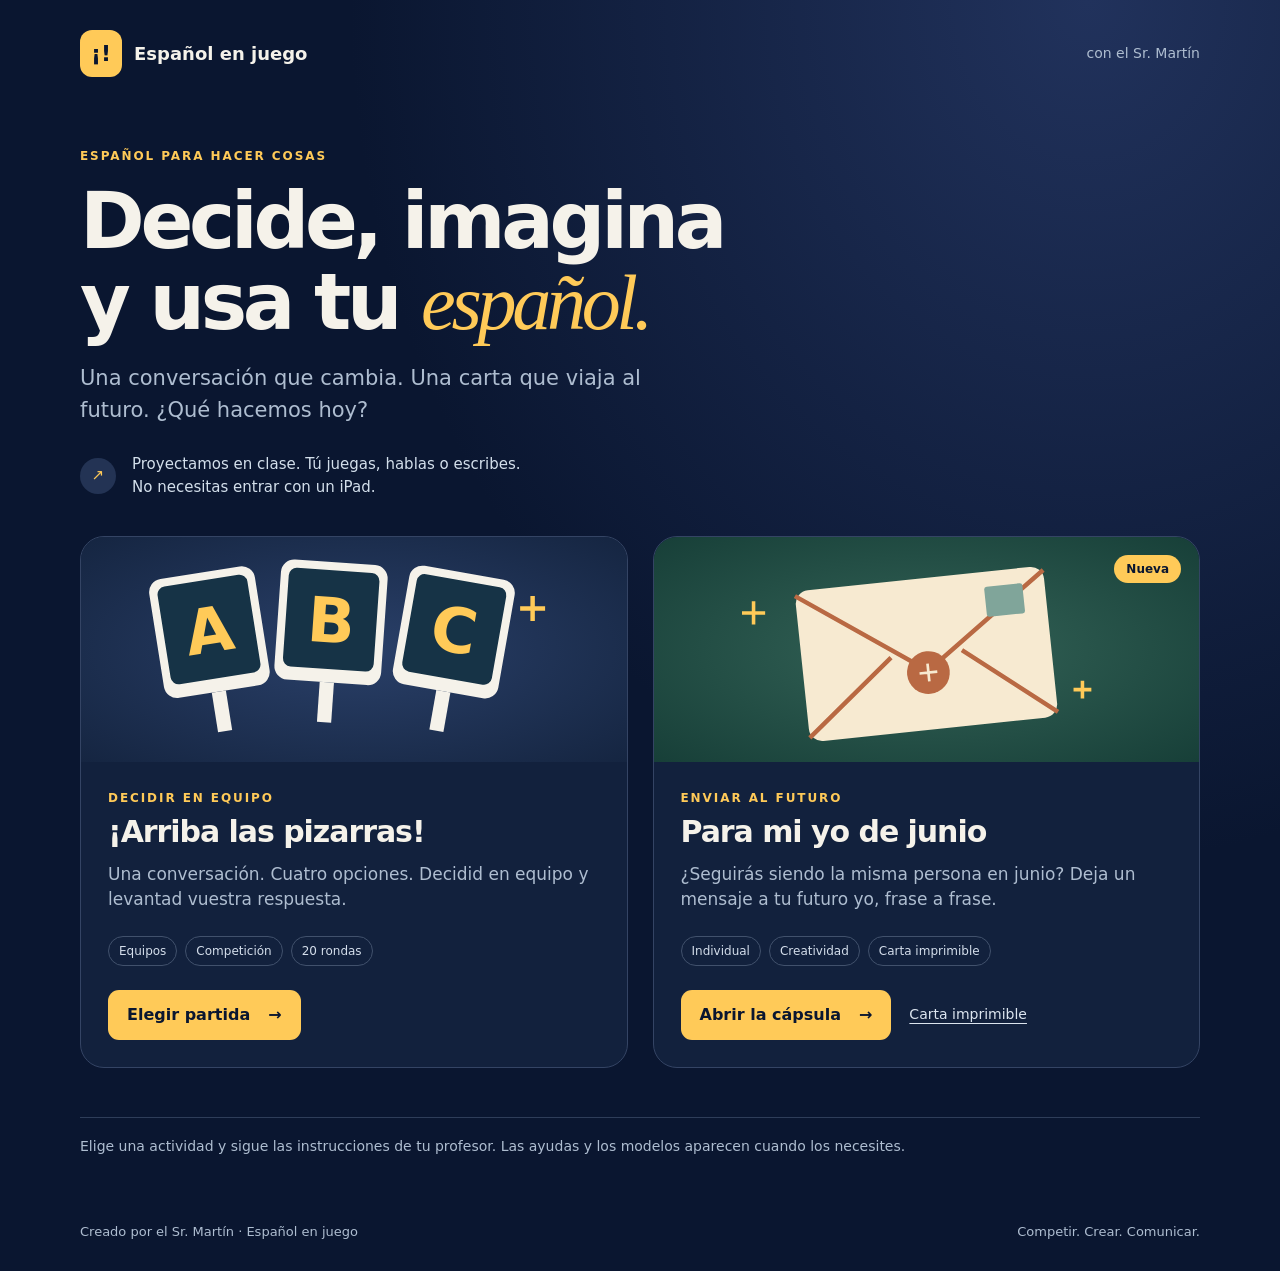
<file: index.html>
<!doctype html>
<html lang="es"><head><meta charset="utf-8"><meta name="viewport" content="width=device-width,initial-scale=1"><meta name="description" content="Actividades de español para proyectar en clase: juegos por equipos, decisiones y proyectos creativos con el Sr. Martín."><title>Español en juego · con el Sr. Martín</title>
<style>
:root{color-scheme:dark;--bg:#0a1630;--ink:#f5f2ea;--muted:#aebdd0;--gold:#ffca58}*{box-sizing:border-box}body{margin:0;background:radial-gradient(ellipse at 85% 0,#21325c 0,transparent 48%),var(--bg);font-family:system-ui,sans-serif;color:var(--ink);line-height:1.5}a{color:inherit}a:focus-visible{outline:3px solid var(--gold);outline-offset:5px}main,header,footer{max-width:1180px;margin:auto;padding-left:30px;padding-right:30px}header{display:flex;justify-content:space-between;align-items:center;padding-top:30px;padding-bottom:20px;gap:20px}.brand{font-weight:750;font-size:18px;display:flex;align-items:center;gap:12px}.mark{background:var(--gold);color:var(--bg);padding:7px 11px;border-radius:12px;font-size:22px}.credit{color:var(--muted);font-size:14px}.hero{padding:46px 0 38px}.eyebrow{color:var(--gold);font-size:12px;font-weight:750;letter-spacing:.16em;text-transform:uppercase}h1{font-size:clamp(44px,6.5vw,78px);line-height:1.04;letter-spacing:-.055em;margin:14px 0 20px}h1 em{font-family:Georgia,serif;color:var(--gold);font-weight:400}.intro{font-size:21px;color:var(--muted);margin:0;max-width:630px}.participate{display:flex;gap:16px;align-items:center;margin-top:27px;font-size:15px;color:#d3dfeb}.participate span:first-child{height:36px;width:36px;display:grid;place-items:center;background:#233354;border-radius:50%;color:var(--gold)}.cards{display:grid;grid-template-columns:1fr 1fr;gap:25px;padding-bottom:35px}.card{border:1px solid #344464;border-radius:24px;overflow:hidden;background:#12213d;display:flex;flex-direction:column}.visual{height:225px;position:relative;display:grid;place-items:center;background:radial-gradient(ellipse at center,#2a4069,#152541)}.visual svg{height:205px;max-width:90%;width:100%}.letter .visual{background:radial-gradient(ellipse at center,#346357,#173f38)}.badge{position:absolute;top:18px;right:18px;background:var(--gold);color:var(--bg);border-radius:30px;padding:5px 12px;font-size:12px;font-weight:750}.copy{padding:27px;display:flex;flex-direction:column;flex:1}.copy h2{font-size:30px;letter-spacing:-.035em;line-height:1.15;margin:8px 0 12px}.copy p{color:var(--muted);font-size:17px;margin:0 0 23px}.tags{display:flex;flex-wrap:wrap;gap:8px;margin-bottom:24px}.tags span{border:1px solid #41516c;padding:5px 10px;font-size:12px;border-radius:30px;color:#d4deeb}.actions{margin-top:auto;display:flex;align-items:center;gap:18px;flex-wrap:wrap}.button{display:inline-flex;gap:18px;align-items:center;background:var(--gold);color:var(--bg);text-decoration:none;font-weight:750;padding:13px 19px;border-radius:11px}.button:hover{background:#ffdb87}.print-link{font-size:14px;color:#dce5ef;text-underline-offset:4px}.note{font-size:14px;color:var(--muted);padding:18px 0 35px;border-top:1px solid #2e3d59}footer{padding-top:16px;padding-bottom:30px;color:var(--muted);font-size:13px;display:flex;justify-content:space-between;gap:14px;flex-wrap:wrap}@media(max-width:700px){main,header,footer{padding-left:20px;padding-right:20px}.cards{grid-template-columns:1fr}.hero{padding-top:25px}.intro{font-size:18px}.visual{height:195px}.visual svg{height:180px}.credit{max-width:100px;text-align:right}.copy{padding:23px}}
</style></head><body>
<header><div class="brand"><span class="mark" aria-hidden="true">¡!</span><span>Español en juego</span></div><span class="credit">con el Sr. Martín</span></header>
<main><section class="hero"><span class="eyebrow">ESPAÑOL PARA HACER COSAS</span><h1>Decide, imagina<br>y usa tu <em>español.</em></h1><p class="intro">Una conversación que cambia. Una carta que viaja al futuro. ¿Qué hacemos hoy?</p><div class="participate"><span aria-hidden="true">↗</span><span>Proyectamos en clase. Tú juegas, hablas o escribes.<br>No necesitas entrar con un iPad.</span></div></section>
<section class="cards" aria-label="Elige una actividad">
<article class="card"><div class="visual" aria-hidden="true"><svg viewBox="0 0 520 230" xmlns="http://www.w3.org/2000/svg"><g transform="translate(38 28) rotate(-9 60 65)"><rect width="120" height="135" rx="15" fill="#f5f2ea"/><rect x="9" y="9" width="102" height="111" rx="9" fill="#163346"/><text x="60" y="90" text-anchor="middle" font-family="system-ui" font-size="70" font-weight="700" fill="#ffca58">A</text><path d="M60 135v45" stroke="#f5f2ea" stroke-width="16"/></g><g transform="translate(175 17) rotate(4 60 65)"><rect width="120" height="135" rx="15" fill="#f5f2ea"/><rect x="9" y="9" width="102" height="111" rx="9" fill="#163346"/><text x="60" y="90" text-anchor="middle" font-family="system-ui" font-size="70" font-weight="700" fill="#ffca58">B</text><path d="M60 135v45" stroke="#f5f2ea" stroke-width="16"/></g><g transform="translate(313 28) rotate(10 60 65)"><rect width="120" height="135" rx="15" fill="#f5f2ea"/><rect x="9" y="9" width="102" height="111" rx="9" fill="#163346"/><text x="60" y="90" text-anchor="middle" font-family="system-ui" font-size="70" font-weight="700" fill="#ffca58">C</text><path d="M60 135v45" stroke="#f5f2ea" stroke-width="16"/></g><path d="M461 55v28m-14-14h28" stroke="#ffca58" stroke-width="5"/></svg></div><div class="copy"><span class="eyebrow">DECIDIR EN EQUIPO</span><h2>¡Arriba las pizarras!</h2><p>Una conversación. Cuatro opciones. Decidid en equipo y levantad vuestra respuesta.</p><div class="tags"><span>Equipos</span><span>Competición</span><span>20 rondas</span></div><div class="actions"><a class="button" href="arriba-las-pizarras.html">Elegir partida <span aria-hidden="true">→</span></a></div></div></article>
<article class="card letter"><div class="visual"><span class="badge">Nueva</span><svg aria-hidden="true" viewBox="0 0 520 230" xmlns="http://www.w3.org/2000/svg"><g transform="translate(120 35) rotate(-6 140 85)"><rect width="280" height="170" rx="15" fill="#f7ead1"/><path d="M0 5l140 99L280 5M0 165l100-80m180 80L180 85" fill="none" stroke="#b96943" stroke-width="5"/><circle cx="140" cy="106" r="24" fill="#b96943"/><path d="M130 106h20m-10-10v20" stroke="#f7ead1" stroke-width="3"/><rect x="212" y="17" width="43" height="34" rx="3" fill="#80a59a"/></g><path d="M66 61v26m-13-13h26M435 150v20m-10-10h20" stroke="#ffca58" stroke-width="4"/></svg></div><div class="copy"><span class="eyebrow">ENVIAR AL FUTURO</span><h2>Para mi yo de junio</h2><p>¿Seguirás siendo la misma persona en junio? Deja un mensaje a tu futuro yo, frase a frase.</p><div class="tags"><span>Individual</span><span>Creatividad</span><span>Carta imprimible</span></div><div class="actions"><a class="button" href="para-mi-yo-de-junio.html">Abrir la cápsula <span aria-hidden="true">→</span></a><a class="print-link" href="para-mi-yo-de-junio.html?imprimir=1">Carta imprimible</a></div></div></article>
</section><p class="note">Elige una actividad y sigue las instrucciones de tu profesor. Las ayudas y los modelos aparecen cuando los necesites.</p></main>
<footer><span>Creado por el Sr. Martín · Español en juego</span><span>Competir. Crear. Comunicar.</span></footer>
</body></html>
</file>
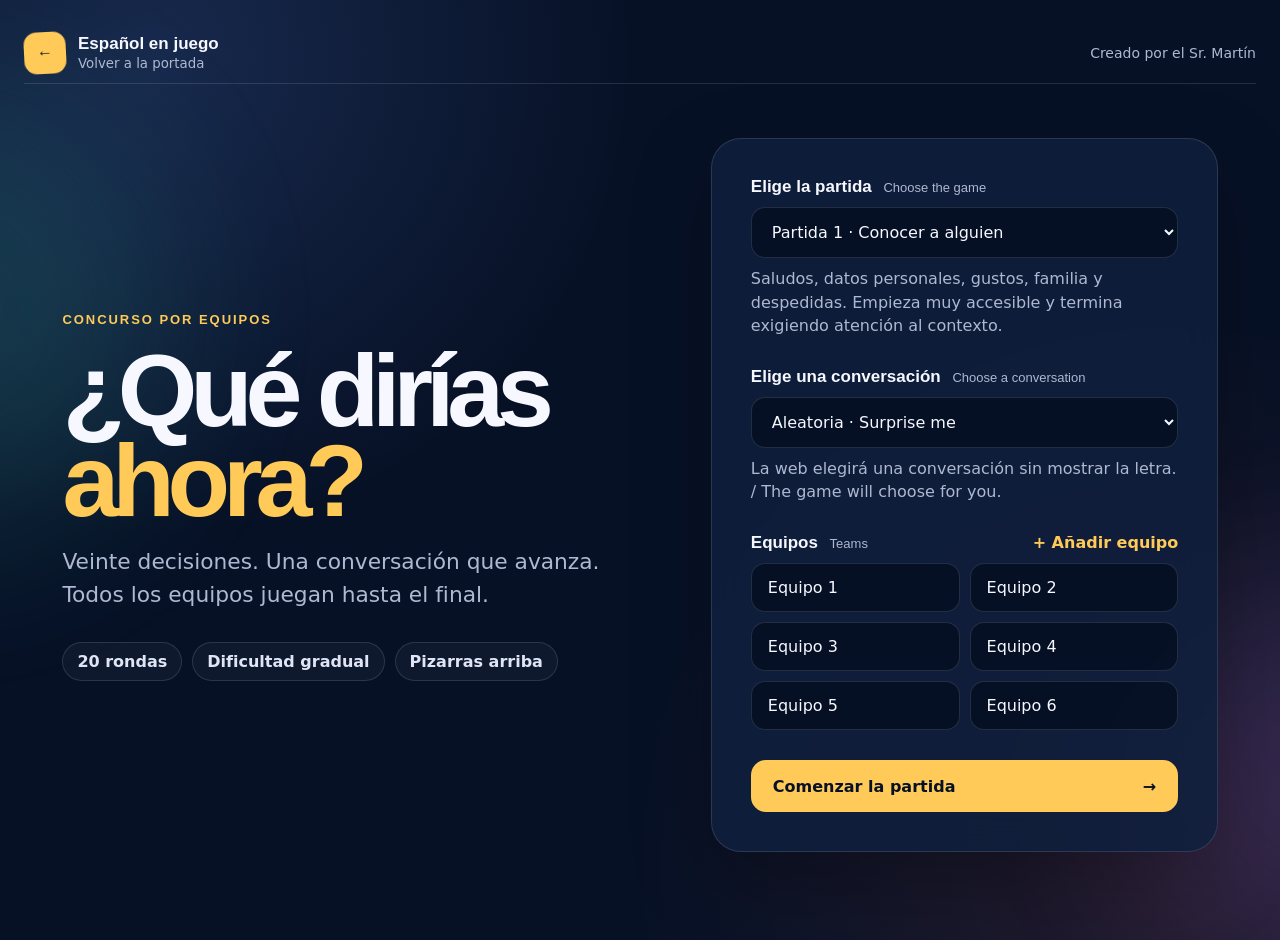
<file: arriba-las-pizarras.html>
<!doctype html>
<html lang="es">
<head>
  <meta charset="utf-8">
  <meta name="viewport" content="width=device-width, initial-scale=1">
  <meta name="description" content="Concurso de conversaciones guiadas para TY Spanish.">
  <title>¡Arriba las pizarras! · Español en juego</title>
  <link rel="icon" type="image/svg+xml" href="data:image/svg+xml,%3Csvg xmlns='http://www.w3.org/2000/svg' viewBox='0 0 64 64'%3E%3Crect width='64' height='64' rx='14' fill='%230a1630'/%3E%3Cpath d='M14 17h36v24H32l-11 8v-8h-7z' fill='%23ffca58'/%3E%3Cpath d='M24 27h16M24 33h10' stroke='%230a1630' stroke-width='4' stroke-linecap='round'/%3E%3C/svg%3E">
  <link rel="stylesheet" href="css/styles.css">
</head>
<body>
  <div class="ambient ambient-one"></div>
  <div class="ambient ambient-two"></div>

  <main class="app-shell">
    <header class="topbar">
      <a class="brand" href="index.html" aria-label="Volver a Español en juego">
        <span class="brand-mark">←</span>
        <span><strong>Español en juego</strong><small>Volver a la portada</small></span>
      </a>
      <div class="credit">Creado por el Sr. Martín</div>
    </header>
    <section id="setupScreen" class="screen setup-screen">
      <div class="setup-copy">
        <span class="eyebrow">CONCURSO POR EQUIPOS</span>
        <h1>¿Qué dirías<br><em>ahora?</em></h1>
        <p>Veinte decisiones. Una conversación que avanza. Todos los equipos juegan hasta el final.</p>
        <div class="rule-row" aria-label="Reglas principales">
          <span>20 rondas</span><span>Dificultad gradual</span><span>Pizarras arriba</span>
        </div>
      </div>

      <form id="setupForm" class="setup-panel">
        <div class="field-group">
          <label for="topicSelect">Elige la partida <small>Choose the game</small></label>
          <select id="topicSelect" required></select>
          <p id="topicDescription" class="field-note"></p>
        </div>

        <div class="field-group variant-group">
          <label for="variantSelect">Elige una conversación <small>Choose a conversation</small></label>
          <select id="variantSelect" required></select>
          <p id="variantDescription" class="field-note"></p>
        </div>

        <div class="field-group">
          <div class="field-heading">
            <label>Equipos <small>Teams</small></label>
            <button id="addTeamBtn" class="text-button" type="button">+ Añadir equipo</button>
          </div>
          <div id="teamInputs" class="team-inputs"></div>
        </div>

        <button class="primary-button" type="submit">Comenzar la partida <span>→</span></button>
      </form>
    </section>

    <section id="gameScreen" class="screen game-screen" hidden>
      <div class="game-header">
        <div>
          <span id="topicLabel" class="eyebrow"></span>
          <h2 id="sceneLabel"></h2>
        </div>
        <div class="round-cluster">
          <div class="round-number"><span>RONDA</span><strong id="roundNumber">1</strong><small>/20</small></div>
          <div class="point-value"><span id="pointValue">+1</span> punto</div>
        </div>
      </div>

      <div class="progress-track" aria-label="Progreso de la partida"><span id="progressBar"></span></div>

      <div class="game-layout">
        <article class="question-card">
          <div id="contextBox" class="context-box"></div>
          <div class="dialogue-box">
            <span id="speakerBadge" class="speaker-badge"></span>
            <p id="promptText" class="prompt-text"></p>
            <p id="promptEnglish" class="prompt-english"></p>
          </div>
          <div id="optionsGrid" class="options-grid"></div>

          <div id="revealPanel" class="reveal-panel" hidden>
            <div><span>RESPUESTA</span><strong id="correctAnswer"></strong></div>
            <p id="explanationText"></p>
          </div>

          <div class="question-actions">
            <div id="timer" class="timer" aria-live="polite"><span id="timerValue">30</span><small>segundos</small></div>
            <button id="timerBtn" class="secondary-button" type="button">Iniciar tiempo</button>
            <button id="boardsBtn" class="primary-button" type="button">¡Arriba las respuestas!</button>
            <button id="revealBtn" class="secondary-button reveal-button" type="button" disabled>Revelar respuesta</button>
          </div>
        </article>

        <aside class="score-panel">
          <div class="score-heading">
            <div><span class="eyebrow">MARCADOR</span><h3>¿Quién acertó?</h3></div>
            <span class="score-hint">Pulsa los equipos correctos</span>
          </div>
          <div id="scoreTeams" class="score-teams"></div>
          <button id="nextBtn" class="next-button" type="button" disabled>Sumar y continuar <span>→</span></button>
        </aside>
      </div>
    </section>

    <section id="reviewScreen" class="screen review-screen" hidden>
      <div class="review-header">
        <div>
          <span class="eyebrow">LO QUE NOS LLEVAMOS · TAKE-AWAY</span>
          <h2 id="reviewTitle">Repaso final</h2>
          <p id="reviewSubtitle"></p>
        </div>
        <div class="review-timer"><strong id="reviewTimerValue">05:00</strong><button id="reviewTimerBtn" class="secondary-button" type="button">Iniciar 5 minutos</button></div>
      </div>

      <div class="review-grid">
        <article class="review-card phrases-card">
          <span class="card-number">01</span>
          <h3>Expresiones útiles <small>Useful expressions</small></h3>
          <ul id="reviewPhrases"></ul>
        </article>
        <article class="review-card structures-card">
          <span class="card-number">02</span>
          <h3>Estructuras clave <small>Key structures</small></h3>
          <ul id="reviewStructures"></ul>
        </article>
        <article class="review-card task-card core-card">
          <span class="level-pill">CORE</span>
          <h3>Tu tarea</h3>
          <p id="coreTask"></p>
        </article>
        <article class="review-card task-card challenge-card">
          <span class="level-pill">CHALLENGE</span>
          <h3>¿Quieres más?</h3>
          <p id="challengeTask"></p>
        </article>
      </div>

      <div class="review-actions">
        <button id="newGameBtn" class="primary-button" type="button">Nueva partida <span>↻</span></button>
      </div>
    </section>
  </main>

  <dialog id="leaderboardDialog" class="leaderboard-dialog">
    <div class="dialog-inner">
      <div id="celebration" class="celebration" hidden>
        <div class="confetti" aria-hidden="true"><i></i><i></i><i></i><i></i><i></i><i></i><i></i><i></i><i></i><i></i><i></i><i></i></div>
        <span class="winner-star">★</span>
        <p id="winnerLabel">CAMPEONES DE LA CONVERSACIÓN</p>
        <strong id="winnerName"></strong>
      </div>
      <span id="leaderboardKicker" class="eyebrow">CLASIFICACIÓN</span>
      <h2 id="leaderboardTitle">Así va la partida</h2>
      <div id="leaderboardList" class="leaderboard-list"></div>
      <button id="continueBtn" class="primary-button" type="button">Continuar <span>→</span></button>
    </div>
  </dialog>

  <script src="js/app.js" defer></script>
</body>
</html>
</file>
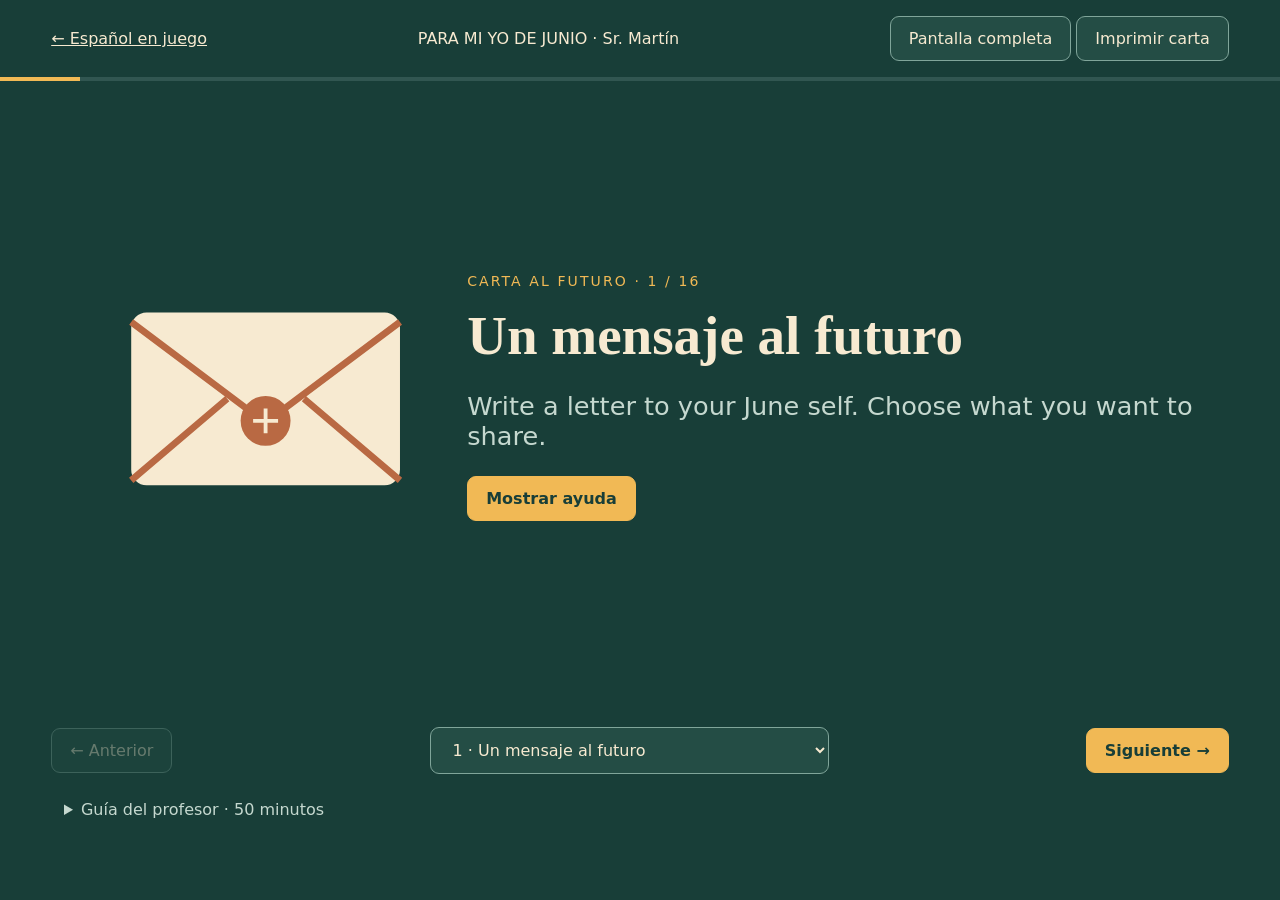
<file: para-mi-yo-de-junio.html>
<!doctype html>
<html lang="es"><head><meta charset="utf-8"><meta name="viewport" content="width=device-width,initial-scale=1"><title>Para mi yo de junio · TY Spanish</title>
<style>
:root{color-scheme:dark;--ink:#f7ead1;--green:#183e38;--gold:#f1b955}*{box-sizing:border-box}body{margin:0;background:var(--green);color:var(--ink);font-family:system-ui,sans-serif}header,footer{padding:16px 4vw;display:flex;gap:12px;align-items:center;justify-content:space-between;flex-wrap:wrap}a{color:inherit}button,select{font:inherit;padding:12px 18px;border:1px solid #80a59a;border-radius:9px;background:#244d45;color:var(--ink);cursor:pointer}button:focus-visible,a:focus-visible,select:focus-visible{outline:3px solid var(--gold);outline-offset:4px}button:disabled{opacity:.35;cursor:default}.primary{background:var(--gold);color:#183e38;border-color:var(--gold);font-weight:700}.layout{min-height:70vh;display:grid;grid-template-columns:35% 65%;padding:2vh 5vw;align-items:center}.art svg{width:100%;max-height:52vh}.eyebrow{font-size:14px;letter-spacing:.15em;text-transform:uppercase;color:var(--gold)}h1{font-family:Georgia,serif;font-size:clamp(32px,4.3vw,68px);line-height:1.08;margin:16px 0}#instruction{font-size:clamp(18px,2vw,28px);color:#c5d8cf}#model{font-size:clamp(24px,3.1vw,48px);line-height:1.25;background:#244d45;padding:20px;border-left:4px solid var(--gold);margin:22px 0}#hint{font-size:clamp(18px,1.6vw,24px);line-height:1.5;max-width:850px}.bank{display:flex;flex-wrap:wrap;gap:10px;margin-top:18px}.chip{background:#f7ead1;color:#183e38;padding:10px 14px;border-radius:8px;font-size:clamp(17px,1.45vw,22px)}[hidden]{display:none!important}#progress{height:4px;background:#315651}#bar{height:100%;background:var(--gold);width:0}#printSheet{display:none}details{margin:10px 5vw 25px;color:#c5d8cf;max-width:1000px}details p{line-height:1.6}select{max-width:45vw}.tip{font-size:14px}#count{font-variant-numeric:tabular-nums}.paper-lines{background:repeating-linear-gradient(to bottom,transparent 0,transparent 8mm,#aab1ab 8mm,#aab1ab 8.2mm);height:158mm;margin-top:4mm}.stamp{border:2px dashed #526e65;padding:8px;float:right;text-align:center;font-size:12px}
@media(max-width:750px){.layout{grid-template-columns:1fr}.art svg{max-height:22vh}header{align-items:flex-start}select{max-width:90vw}footer{position:static}h1{margin-top:8px}}
@page{size:A4;margin:15mm}
@media print{html,body{background:white!important;color:#183e38!important;color-scheme:light}body> :not(#printSheet){display:none!important}#printSheet{display:block;font-family:Georgia,serif}#printSheet h1{font-size:30pt;margin:10mm 0 3mm}#printSheet p{font-size:12pt}.paper-footer{margin-top:5mm;font-size:10pt;border-top:1px solid #526e65;padding-top:4mm}}
</style></head><body>
<header><a href="index.html">← Español en juego</a><span>PARA MI YO DE JUNIO · Sr. Martín</span><div><button id="fullscreen">Pantalla completa</button> <button id="print">Imprimir carta</button></div></header>
<div id="progress" aria-hidden="true"><div id="bar"></div></div>
<main class="layout"><div class="art" id="art" aria-hidden="true"></div><section aria-live="polite"><span class="eyebrow" id="count"></span><h1 id="title"></h1><p id="instruction" lang="en"></p><p id="hint" lang="en" hidden></p><div id="model" hidden></div><div class="bank" id="bank" hidden></div><p class="tip" id="own" lang="en" hidden>Your own idea is always welcome. Write on your letter, not on this screen.</p><button class="primary" id="reveal">Mostrar ayuda</button></section></main>
<footer><button id="prev">← Anterior</button><select id="jump" aria-label="Elegir pantalla"></select><button class="primary" id="next">Siguiente →</button></footer>
<details><summary>Guía del profesor · 50 minutos</summary><p>0–5: presenta el sobre y reparte la carta. 5–35: avanza a ritmo del grupo, con pausas para recordar el verbo antes de revelar el modelo. Pantallas 2 y 5: explicación breve; la frase aparece en la pantalla siguiente. Pueden escribir en su cuaderno si lo prefieren. 35–42: leer y mejorar una frase; intercambio opcional de una frase y una pregunta. 42–50: firmar, doblar y guardar hasta junio. No es necesario completar todas las ampliaciones. Las pantallas «Mi queja oficial» y «Una predicción muy seria» son opcionales: basta una frase en cada una, o ninguna. Humor sobre situaciones, sin nombres ni ataques personales. Las predicciones son bromas imaginarias. La pregunta sobre elegir TY admite cualquier respuesta honesta, sin presión para valorarlo positivamente. Acepta objetivos sencillos y evita pedir información íntima. La carta se escribe en papel y no se introduce en la web.</p><p>Controles: flechas izquierda/derecha para cambiar de pantalla; espacio para revelar u ocultar la ayuda. Las ayudas comienzan ocultas en cada pantalla. La impresión genera una carta A4 en blanco. Para imprimir sin cabeceras del navegador, desactiva “Headers and footers” en el diálogo de impresión.</p></details>
<section id="printSheet"><div class="stamp">CORREO AL FUTURO<br>ABRIR EN JUNIO</div><p>TY SPANISH · OCTUBRE 2026</p><h1>Para mi yo de junio</h1><p>Nombre: ______________________________ Fecha: ______________</p><p>Hola, __________________ de junio:</p><div class="paper-lines"></div><p>______________________________,</p><p>Firma: ______________________________</p><div class="paper-footer">Dobla tu carta y escribe fuera «Abrir en junio». · Fold your letter and write “Open in June” on the outside.</div></section>
<script>
const steps=[["Un mensaje al futuro","Write a letter to your June self. Choose what you want to share.","Hola, ______ de junio.","","envelope",[]],["Tu edad","How do we express age in Spanish?","","In Spanish we use TENER for age: literally, ‘I have … years’.","birthday",[]],["Ahora mismo…","Write your age today.","Ahora tengo ______ años.","","birthday",[]],["Tu lugar","Where do you live?","Vivo en ______.","Vivir = to live. You can name your town or country.","home",[]],["Tu personalidad","How would you describe yourself?","","Use SER to describe your personality. With yo, SER becomes SOY. Some adjectives change: tranquilo / tranquila. Others stay the same: sociable.","mirror",[]],["Así soy yo","Choose two words, or use your own idea.","Soy ______ y ______.","","mirror",["tranquilo/a · calm","divertido/a · fun","tímido/a · shy","sociable · sociable","creativo/a · creative","curioso/a · curious","amable · kind","responsable · responsible"]],["Lo que disfruto","Pick something you like doing.","Me gusta ______.","After me gusta, use an infinitive: escuchar, jugar, leer…","music",["escuchar música · listen to music","jugar al fútbol · play football","dibujar · draw","ver series · watch series","cocinar · cook","leer · read","jugar a videojuegos · play video games"]],["¿Por qué?","Add a reason to your previous sentence.","…porque ______.","","music",["es divertido · it is fun","es interesante · it is interesting","me ayuda a desconectar · it helps me switch off","me hace feliz · it makes me happy","puedo estar con mis amigos · I can be with my friends"]],["Una pequeña sorpresa","Add something your June self should remember.","También me gusta ______. / Se me da bien ______.","Se me da bien = I am good at. Choose one sentence, or both.","star",["ayudar a los demás · help others","hacer fotos · take photos","bailar · dance","resolver problemas · solve problems","organizar cosas · organise things"]],["Un reto de ahora","Choose something you would like to get better at. Keep it as light as you like.","A veces me cuesta ______.","Me cuesta + infinitive = I find it difficult to…","mountain",["hablar español · speak Spanish","organizarme · get organised","hablar delante de la clase · speak in front of the class","recordar vocabulario · remember vocabulary"]],["Mi queja oficial (opcional)","A tiny school-life complaint. Keep it playful: complain about a situation, not a person.","No soporto ______.","No soporto = I can't stand. Choose ONE, invent your own, or skip this part. No names or personal attacks.","alarm",["madrugar · getting up early","los lunes · Mondays","las colas del comedor · the canteen queues","tener hambre antes del recreo · being hungry before break","el calor en la clase de español · the heat in Spanish class"]],["Una misión para este año","What do you want to do before June?","Este año quiero ______.","Quiero + infinitive. One achievable goal is enough.","rocket",["hablar con más confianza · speak more confidently","aprender a cocinar · learn to cook","probar algo nuevo · try something new","usar más español · use more Spanish","participar más · take part more"]],["Una esperanza","What are you hoping for?","En junio espero ______.","Espero + infinitive. Your own idea is welcome.","sun",["sentirme más seguro/a · feel more confident","tener buenos recuerdos · have good memories","haber aprendido algo nuevo · have learned something new","seguir disfrutando del español · keep enjoying Spanish"]],["Una predicción muy seria… (opcional)","June is far away. Some things may NEVER change. Choose a silly prediction — or invent one.","Seguro que en junio ______.","Seguro que = I'm sure that. These are imaginary predictions, not facts about the school. Choose ONE or skip. You can add this to your letter.","sandwich",["el bocadillo de pollo seguirá teniendo una sola lonchita de pollo · the chicken sandwich will still have just one tiny slice of chicken","en la clase de español seguirá haciendo calor y el ventilador dará cada vez más pena · Spanish class will still be hot and the fan will look more and more pathetic","las gaviotas del astro sabrán usar los contenedores mejor que nosotros · the seagulls on the astro will know how to use the bins better than we do"]],["Una pregunta para junio","Ask your future self a question.","______","Choose one, or write a different question. TY is optional: a yes, a no or a mixed answer in June are all valid.","envelope",["¿Te arrepientes de haber elegido TY? · Do you regret choosing TY?","¿Volverías a elegir TY? · Would you choose TY again?","¿Todavía te gusta…? · Do you still like…?","¿Qué has aprendido? · What have you learned?","¿Has probado algo nuevo? · Have you tried something new?","¿Cómo estás? · How are you?"]],["Firma y cierra","Read your letter. Improve one sentence. Then sign it, fold it and seal it.","¡Hasta junio! / Un abrazo, ______.","Optional: share ONE sentence with a partner. Ask a question or say ¡Qué interesante!","envelope",[]]],shapes={"envelope":"<rect x=\"70\" y=\"90\" width=\"280\" height=\"180\" rx=\"16\" fill=\"#f7ead1\"/><path d=\"M70 100l140 105 140-105M70 265l100-85m180 85-100-85\" fill=\"none\" stroke=\"#b96943\" stroke-width=\"7\"/><circle cx=\"210\" cy=\"203\" r=\"26\" fill=\"#b96943\"/><path d=\"M197 203h26m-13-13v26\" stroke=\"#f7ead1\" stroke-width=\"4\"/>","birthday":"<path d=\"M110 200h200v95H110z\" fill=\"#f7ead1\"/><path d=\"M110 200q25 35 50 0q25 35 50 0q25 35 50 0q25 35 50 0\" fill=\"#cf795b\"/><path d=\"M170 200v-65m80 65v-65\" stroke=\"#f7ead1\" stroke-width=\"12\"/><path d=\"M170 120q-25-22 0-45q25 23 0 45m80 0q-25-22 0-45q25 23 0 45\" fill=\"#f1b955\"/>","home":"<path d=\"M75 170L210 65l135 105\" fill=\"none\" stroke=\"#f1b955\" stroke-width=\"18\" stroke-linejoin=\"round\"/><path d=\"M100 160v145h220V160\" fill=\"#f7ead1\"/><path d=\"M185 305v-90h55v90\" fill=\"#b96943\"/><rect x=\"125\" y=\"190\" width=\"35\" height=\"45\" fill=\"#315651\"/>","mirror":"<rect x=\"115\" y=\"40\" width=\"190\" height=\"265\" rx=\"90\" fill=\"#f7ead1\"/><rect x=\"130\" y=\"55\" width=\"160\" height=\"235\" rx=\"80\" fill=\"#80a59a\"/><circle cx=\"210\" cy=\"140\" r=\"44\" fill=\"#315651\"/><path d=\"M150 265q0-95 60-95t60 95\" fill=\"#315651\"/><path d=\"M165 85l65 65\" stroke=\"#f7ead1\" stroke-width=\"8\" opacity=\".4\"/>","music":"<path d=\"M110 220v-55a100 100 0 01200 0v55\" fill=\"none\" stroke=\"#f7ead1\" stroke-width=\"20\"/><rect x=\"90\" y=\"160\" width=\"55\" height=\"110\" rx=\"22\" fill=\"#f1b955\"/><rect x=\"275\" y=\"160\" width=\"55\" height=\"110\" rx=\"22\" fill=\"#f1b955\"/><path d=\"M205 190v65m0-65 45-10v65\" stroke=\"#f7ead1\" stroke-width=\"8\"/><ellipse cx=\"190\" cy=\"255\" rx=\"18\" ry=\"12\" fill=\"#f7ead1\"/><ellipse cx=\"235\" cy=\"245\" rx=\"18\" ry=\"12\" fill=\"#f7ead1\"/>","star":"<path d=\"M210 55l43 85 95 14-69 67 16 95-85-45-85 45 16-95-69-67 95-14z\" fill=\"#f1b955\"/><path d=\"M185 195l20 20 40-45\" stroke=\"#315651\" stroke-width=\"10\" fill=\"none\"/>","mountain":"<path d=\"M35 300L170 85l75 125 45-80 95 170z\" fill=\"#80a59a\"/><path d=\"M130 150l40-65 40 65-40-15z\" fill=\"#f7ead1\"/><path d=\"M160 290l25-45-10-30 30-35\" stroke=\"#f1b955\" stroke-width=\"9\" fill=\"none\"/>","rocket":"<path d=\"M210 50q90 70 50 190H160q-40-120 50-190\" fill=\"#f7ead1\"/><circle cx=\"210\" cy=\"140\" r=\"30\" fill=\"#80a59a\"/><path d=\"M160 190l-45 65 50-15m95-50 45 65-50-15\" fill=\"#f1b955\"/><path d=\"M180 250l30 70 30-70\" fill=\"#cf795b\"/>","sun":"<circle cx=\"210\" cy=\"170\" r=\"70\" fill=\"#f1b955\"/><path d=\"M210 45v35m0 180v35M85 170h35m180 0h35M120 80l25 25m130 130 25 25M120 260l25-25m130-130 25-25\" stroke=\"#f7ead1\" stroke-width=\"9\" stroke-linecap=\"round\"/><path d=\"M60 300h300\" stroke=\"#80a59a\" stroke-width=\"12\"/>","alarm":"<circle cx=\"210\" cy=\"180\" r=\"95\" fill=\"#f7ead1\"/><circle cx=\"210\" cy=\"180\" r=\"77\" fill=\"#80a59a\"/><path d=\"M210 125v60l40 25M130 80l-35 35m195-35 35 35M145 270l-20 35m150-35 20 35\" stroke=\"#f1b955\" stroke-width=\"14\" stroke-linecap=\"round\" fill=\"none\"/><path d=\"M95 70q35-45 65-5m100 0q35-40 65 5\" stroke=\"#f7ead1\" stroke-width=\"20\" fill=\"none\"/>","sandwich":"<path d=\"M65 155q5-80 145-80t145 80z\" fill=\"#f1b955\"/><path d=\"M65 230h290q-5 65-145 65T65 230\" fill=\"#f1b955\"/><path d=\"M65 178l35 10 35-10 35 10 35-10 35 10 35-10 35 10 45-10\" stroke=\"#80a59a\" stroke-width=\"10\" fill=\"none\"/><rect x=\"192\" y=\"205\" width=\"36\" height=\"5\" rx=\"2\" fill=\"#f7ead1\"/><path d=\"M275 205l45-25\" stroke=\"#f7ead1\" stroke-width=\"3\"/><text x=\"290\" y=\"164\" font-family=\"system-ui\" font-size=\"20\" fill=\"#f7ead1\">¿Pollo?</text>"};
let current=0,visible=false;
const el=id=>document.getElementById(id);
steps.forEach((s,i)=>{const o=document.createElement('option');o.value=i;o.textContent=(i+1)+' · '+s[0];el('jump').append(o)});
function show(){const s=steps[current];visible=false;el('count').textContent='CARTA AL FUTURO · '+(current+1)+' / '+steps.length;el('title').textContent=s[0];el('instruction').textContent=s[1];el('model').textContent=s[2];el('hint').textContent=s[3];el('bank').replaceChildren();s[5].forEach(t=>{const b=document.createElement('span');b.className='chip';b.textContent=t;el('bank').append(b)});el('art').innerHTML='<svg viewBox="0 0 420 350" xmlns="http://www.w3.org/2000/svg">'+shapes[s[4]]+'</svg>';el('jump').value=current;el('prev').disabled=current===0;el('next').disabled=current===steps.length-1;el('bar').style.width=((current+1)/steps.length*100)+'%';toggle(false)}
function toggle(value){visible=value;const s=steps[current];el('model').hidden=!visible||!s[2];el('hint').hidden=!visible||!s[3];el('bank').hidden=!visible||!s[5].length;el('own').hidden=!visible||!s[5].length;el('reveal').textContent=visible?'Ocultar ayuda':'Mostrar ayuda';el('reveal').setAttribute('aria-expanded',String(visible))}
function move(delta){current=Math.max(0,Math.min(steps.length-1,current+delta));show()}
el('prev').onclick=()=>move(-1);el('next').onclick=()=>move(1);el('jump').onchange=e=>{current=Number(e.target.value);show()};el('reveal').onclick=()=>toggle(!visible);el('print').onclick=()=>window.print();
el('fullscreen').onclick=async()=>{try{if(document.fullscreenElement)await document.exitFullscreen();else await document.documentElement.requestFullscreen()}catch{el('fullscreen').textContent='Usa el modo de pantalla completa del navegador'}};
document.addEventListener('keydown',e=>{if(/INPUT|SELECT|TEXTAREA|BUTTON/.test(e.target.tagName))return;if(e.key==='ArrowRight'){e.preventDefault();move(1)}if(e.key==='ArrowLeft'){e.preventDefault();move(-1)}if(e.code==='Space'){e.preventDefault();toggle(!visible)}});show();
if(new URLSearchParams(window.location.search).get("imprimir")==="1"){window.addEventListener("load",()=>window.print(),{once:true})}
</script></body></html>
</file>
<file: css/styles.css>
:root {
  --ink: #f7f8ff;
  --muted: #aeb8d1;
  --night: #071126;
  --panel: rgba(15, 31, 61, .88);
  --panel-solid: #0f1f3d;
  --line: rgba(255, 255, 255, .12);
  --gold: #ffca58;
  --coral: #ff6b65;
  --teal: #43d7c4;
  --blue: #6597ff;
  --purple: #ad79ff;
  --radius: 24px;
}

* { box-sizing: border-box; }
html { min-height: 100%; background: var(--night); }
body {
  min-height: 100vh;
  margin: 0;
  color: var(--ink);
  background:
    radial-gradient(circle at 12% 6%, rgba(101, 151, 255, .18), transparent 30rem),
    radial-gradient(circle at 92% 92%, rgba(255, 107, 101, .12), transparent 34rem),
    var(--night);
  font-family: "Segoe UI", Aptos, system-ui, sans-serif;
  overflow-x: hidden;
}

button, input, select { font: inherit; }
button { cursor: pointer; }
[hidden] { display: none !important; }

.ambient { position: fixed; border-radius: 50%; filter: blur(90px); opacity: .16; pointer-events: none; }
.ambient-one { width: 28rem; height: 28rem; background: var(--teal); top: 10%; left: -18rem; }
.ambient-two { width: 24rem; height: 24rem; background: var(--purple); right: -15rem; bottom: -4rem; }

.app-shell { width: min(1440px, calc(100% - 48px)); margin: 0 auto; padding: 22px 0 34px; position: relative; z-index: 1; }
.topbar { display: flex; align-items: center; justify-content: space-between; min-height: 62px; border-bottom: 1px solid var(--line); }
.brand { color: var(--ink); text-decoration: none; display: flex; align-items: center; gap: 12px; }
.brand-mark { display: grid; place-items: center; width: 42px; height: 42px; border-radius: 13px; color: var(--night); background: var(--gold); font: 700 16px "Trebuchet MS", sans-serif; transform: rotate(-3deg); }
.brand strong, .brand small { display: block; }
.brand strong { font: 700 17px "Trebuchet MS", sans-serif; }
.brand small { color: var(--muted); margin-top: 2px; }
.credit { color: var(--muted); font-size: 14px; }

.screen { min-height: calc(100vh - 120px); }
.setup-screen { display: grid; grid-template-columns: 1.05fr .95fr; align-items: center; gap: clamp(42px, 7vw, 110px); padding: 54px 3vw; }
.eyebrow { color: var(--gold); font: 700 13px "Trebuchet MS", sans-serif; letter-spacing: .15em; }
.setup-copy h1 { margin: 18px 0 20px; font: 700 clamp(4rem, 8vw, 8.4rem)/.88 "Trebuchet MS", sans-serif; letter-spacing: -.07em; }
.setup-copy h1 em { color: var(--gold); font-style: normal; }
.setup-copy p { max-width: 620px; margin: 0; color: var(--muted); font-size: clamp(18px, 1.7vw, 25px); line-height: 1.5; }
.rule-row { display: flex; flex-wrap: wrap; gap: 10px; margin-top: 30px; }
.rule-row span { padding: 9px 14px; border: 1px solid var(--line); border-radius: 999px; color: #dfe5f5; background: rgba(255,255,255,.035); font-weight: 600; }

.setup-panel, .question-card, .score-panel { border: 1px solid var(--line); background: var(--panel); box-shadow: 0 28px 80px rgba(0,0,0,.28); backdrop-filter: blur(18px); }
.setup-panel { padding: clamp(24px, 3vw, 42px); border-radius: 30px; }
.field-group + .field-group { margin-top: 30px; }
label { display: block; margin-bottom: 10px; font: 700 17px "Trebuchet MS", sans-serif; }
label small { color: var(--muted); font: 500 13px "Segoe UI", sans-serif; margin-left: 7px; }
select, input { width: 100%; border: 1px solid var(--line); border-radius: 14px; color: var(--ink); background: rgba(4, 13, 31, .72); padding: 14px 16px; outline: none; }
select:focus, input:focus { border-color: var(--gold); box-shadow: 0 0 0 3px rgba(255,202,88,.12); }
.field-note { min-height: 42px; margin: 9px 0 0; color: var(--muted); line-height: 1.45; }
.field-heading { display: flex; justify-content: space-between; gap: 14px; align-items: baseline; }
.text-button { padding: 0; border: 0; color: var(--gold); background: transparent; font-weight: 700; }
.team-inputs { display: grid; grid-template-columns: 1fr 1fr; gap: 10px; }

.primary-button, .secondary-button, .next-button { min-height: 52px; border-radius: 15px; border: 0; font-weight: 800; transition: transform .16s ease, filter .16s ease, opacity .16s ease; }
.primary-button { color: var(--night); background: var(--gold); padding: 0 22px; }
.setup-panel > .primary-button { width: 100%; margin-top: 30px; display: flex; align-items: center; justify-content: space-between; }
.primary-button:hover, .next-button:hover { transform: translateY(-2px); filter: brightness(1.05); }
.secondary-button { color: var(--ink); background: rgba(255,255,255,.08); border: 1px solid var(--line); padding: 0 18px; }
.secondary-button:disabled { opacity: .38; cursor: not-allowed; }
.reveal-button:not(:disabled) { color: var(--night); background: var(--coral); border-color: var(--coral); }

.game-screen { padding: 28px 0 0; }
.game-header { display: flex; align-items: end; justify-content: space-between; gap: 24px; }
.game-header h2 { margin: 7px 0 0; font: 700 clamp(30px, 4vw, 55px)/1 "Trebuchet MS", sans-serif; letter-spacing: -.04em; }
.round-cluster { display: flex; align-items: center; gap: 12px; }
.round-number { display: flex; align-items: baseline; gap: 7px; }
.round-number span { color: var(--muted); font-size: 12px; letter-spacing: .12em; }
.round-number strong { font: 700 40px "Trebuchet MS", sans-serif; }
.round-number small { color: var(--muted); }
.point-value { color: var(--night); background: var(--teal); padding: 8px 12px; border-radius: 11px; font-weight: 800; }
.progress-track { height: 7px; margin: 20px 0 24px; overflow: hidden; border-radius: 99px; background: rgba(255,255,255,.08); }
.progress-track span { display: block; width: 5%; height: 100%; background: linear-gradient(90deg, var(--gold), var(--coral)); border-radius: inherit; transition: width .35s ease; }
.game-layout { display: grid; grid-template-columns: minmax(0, 1fr) 340px; gap: 20px; align-items: start; }
.question-card { border-radius: var(--radius); padding: clamp(22px, 2.4vw, 34px); }
.context-box { display: flex; justify-content: space-between; gap: 18px; padding-bottom: 18px; color: var(--muted); border-bottom: 1px solid var(--line); font-size: 16px; }
.context-box strong { color: var(--ink); }
.dialogue-box { padding: 22px 0 18px; }
.speaker-badge { display: inline-block; margin-bottom: 9px; padding: 6px 11px; border-radius: 8px; color: var(--night); background: var(--gold); font: 800 13px "Trebuchet MS", sans-serif; text-transform: uppercase; }
.prompt-text { margin: 0; font: 700 clamp(25px, 3vw, 42px)/1.18 "Trebuchet MS", sans-serif; letter-spacing: -.025em; }
.prompt-english { margin: 8px 0 0; color: var(--muted); font-size: 16px; }
.options-grid { display: grid; grid-template-columns: 1fr 1fr; gap: 12px; }
.option { display: grid; grid-template-columns: 43px 1fr; align-items: center; gap: 13px; min-height: 76px; padding: 13px 16px; border: 1px solid var(--line); border-radius: 16px; background: rgba(255,255,255,.045); }
.option-letter { display: grid; place-items: center; width: 42px; height: 42px; border-radius: 11px; color: var(--night); font: 800 18px "Trebuchet MS", sans-serif; }
.option:nth-child(1) .option-letter { background: var(--blue); }
.option:nth-child(2) .option-letter { background: var(--coral); }
.option:nth-child(3) .option-letter { background: var(--teal); }
.option:nth-child(4) .option-letter { background: var(--purple); }
.option-text { font-size: clamp(16px, 1.45vw, 21px); line-height: 1.3; }
.option.correct { border-color: var(--teal); background: rgba(67,215,196,.13); }
.option.correct .option-letter { box-shadow: 0 0 0 4px rgba(67,215,196,.2); }
.reveal-panel { margin-top: 18px; padding: 15px 18px; border-radius: 16px; background: rgba(67,215,196,.10); border: 1px solid rgba(67,215,196,.35); }
.reveal-panel div { display: flex; gap: 12px; align-items: baseline; }
.reveal-panel span { color: var(--teal); font-size: 12px; letter-spacing: .12em; font-weight: 800; }
.reveal-panel strong { font-size: 20px; }
.reveal-panel p { margin: 6px 0 0; color: #d5f6f1; line-height: 1.4; }
.question-actions { display: flex; align-items: center; justify-content: flex-end; gap: 10px; padding-top: 20px; }
.timer { display: flex; align-items: baseline; gap: 6px; margin-right: auto; color: var(--muted); }
.timer span { color: var(--ink); font: 700 27px "Trebuchet MS", sans-serif; }
.timer.warning span { color: var(--coral); }

.score-panel { position: sticky; top: 18px; border-radius: var(--radius); padding: 23px; }
.score-heading { display: flex; justify-content: space-between; gap: 12px; align-items: end; margin-bottom: 15px; }
.score-heading h3 { margin: 5px 0 0; font: 700 22px "Trebuchet MS", sans-serif; }
.score-hint { max-width: 105px; color: var(--muted); font-size: 12px; text-align: right; }
.score-teams { display: grid; gap: 9px; }
.team-score { display: grid; grid-template-columns: 1fr auto; align-items: center; gap: 10px; width: 100%; min-height: 59px; padding: 10px 12px 10px 15px; color: var(--ink); text-align: left; border: 1px solid var(--line); border-radius: 14px; background: rgba(255,255,255,.04); }
.team-score strong { font-size: 16px; }
.team-score small { display: block; color: var(--muted); margin-top: 2px; }
.team-score .check { display: grid; place-items: center; width: 34px; height: 34px; border-radius: 10px; border: 1px solid var(--line); color: transparent; }
.team-score.selected { border-color: var(--gold); background: rgba(255,202,88,.12); }
.team-score.selected .check { color: var(--night); background: var(--gold); border-color: var(--gold); }
.team-score:disabled { cursor: not-allowed; opacity: .72; }
.next-button { width: 100%; margin-top: 15px; padding: 0 16px; display: flex; align-items: center; justify-content: space-between; color: var(--night); background: var(--teal); }
.next-button:disabled { opacity: .35; cursor: not-allowed; transform: none; }

.leaderboard-dialog { width: min(640px, calc(100% - 32px)); color: var(--ink); border: 1px solid var(--line); border-radius: 28px; background: #0d1b36; box-shadow: 0 40px 120px rgba(0,0,0,.55); }
.leaderboard-dialog::backdrop { background: rgba(2,7,18,.82); backdrop-filter: blur(8px); }
.dialog-inner { padding: clamp(20px, 4vw, 40px); }
.dialog-inner h2 { margin: 9px 0 22px; font: 700 clamp(30px, 5vw, 50px) "Trebuchet MS", sans-serif; }
.leaderboard-list { display: grid; gap: 10px; margin-bottom: 24px; }
.leader-row { display: grid; grid-template-columns: 42px 1fr auto; align-items: center; gap: 12px; padding: 12px 14px; border-radius: 14px; background: rgba(255,255,255,.055); }
.leader-row:first-child { border: 1px solid rgba(255,202,88,.5); background: rgba(255,202,88,.12); }
.leader-rank { color: var(--muted); font: 700 20px "Trebuchet MS", sans-serif; }
.leader-name { font-weight: 700; }
.leader-points { color: var(--gold); font: 700 21px "Trebuchet MS", sans-serif; }
.dialog-inner .primary-button { width: 100%; display: flex; justify-content: space-between; align-items: center; }

.leaderboard-dialog.is-final { overflow: hidden; border-color: rgba(255,202,88,.55); background: radial-gradient(circle at 50% 0, #243463, #0d1b36 55%); }
.leaderboard-dialog.is-final .dialog-inner { position: relative; }
.celebration { position: relative; margin: -8px 0 25px; padding: 20px 12px 24px; text-align: center; border-bottom: 1px solid rgba(255,202,88,.25); }
.winner-star { display: grid; place-items: center; width: 74px; height: 74px; margin: 0 auto 13px; color: var(--night); background: var(--gold); border-radius: 24px; font-size: 39px; box-shadow: 0 0 45px rgba(255,202,88,.35); transform: rotate(-4deg); }
.celebration p { margin: 0 0 5px; color: var(--gold); font-size: 12px; font-weight: 800; letter-spacing: .15em; }
.celebration strong { display: block; font: 700 clamp(31px, 6vw, 56px)/1.05 "Trebuchet MS", sans-serif; letter-spacing: -.04em; }
.confetti { position: absolute; inset: 0; pointer-events: none; overflow: hidden; }
.confetti i { position: absolute; top: -18px; width: 8px; height: 18px; border-radius: 2px; background: var(--gold); animation: confetti-fall 2.7s ease-in infinite; }
.confetti i:nth-child(2n) { background: var(--coral); }
.confetti i:nth-child(3n) { background: var(--teal); }
.confetti i:nth-child(4n) { background: var(--blue); }
.confetti i:nth-child(1) { left: 5%; animation-delay: -.3s; }
.confetti i:nth-child(2) { left: 14%; animation-delay: -1.4s; }
.confetti i:nth-child(3) { left: 23%; animation-delay: -.8s; }
.confetti i:nth-child(4) { left: 32%; animation-delay: -2.1s; }
.confetti i:nth-child(5) { left: 41%; animation-delay: -.5s; }
.confetti i:nth-child(6) { left: 50%; animation-delay: -1.7s; }
.confetti i:nth-child(7) { left: 59%; animation-delay: -1s; }
.confetti i:nth-child(8) { left: 68%; animation-delay: -2.3s; }
.confetti i:nth-child(9) { left: 77%; animation-delay: -.2s; }
.confetti i:nth-child(10) { left: 86%; animation-delay: -1.2s; }
.confetti i:nth-child(11) { left: 94%; animation-delay: -2s; }
.confetti i:nth-child(12) { left: 47%; animation-delay: -2.5s; }
@keyframes confetti-fall { 0% { transform: translateY(-18px) rotate(0); opacity: 0; } 12% { opacity: 1; } 100% { transform: translateY(230px) rotate(420deg); opacity: 0; } }

.review-screen { padding: clamp(35px, 5vw, 72px) 0 28px; }
.review-header { display: flex; justify-content: space-between; align-items: end; gap: 30px; margin-bottom: 28px; }
.review-header h2 { margin: 9px 0 7px; font: 700 clamp(40px, 6vw, 76px)/.98 "Trebuchet MS", sans-serif; letter-spacing: -.055em; }
.review-header p { max-width: 750px; margin: 0; color: var(--muted); font-size: 18px; }
.review-timer { flex: 0 0 auto; display: flex; flex-direction: column; align-items: end; gap: 8px; }
.review-timer strong { color: var(--gold); font: 700 39px "Trebuchet MS", sans-serif; letter-spacing: -.04em; }
.review-timer .secondary-button { min-height: 42px; }
.review-grid { display: grid; grid-template-columns: 1.05fr .95fr; gap: 16px; }
.review-card { position: relative; overflow: hidden; padding: clamp(22px, 2.7vw, 34px); border: 1px solid var(--line); border-radius: 24px; background: var(--panel); box-shadow: 0 22px 65px rgba(0,0,0,.18); }
.review-card h3 { margin: 0 0 18px; font: 700 clamp(22px, 2.2vw, 31px) "Trebuchet MS", sans-serif; }
.review-card h3 small { display: block; margin-top: 4px; color: var(--muted); font: 500 13px "Segoe UI", sans-serif; }
.card-number { position: absolute; right: 22px; top: 16px; color: rgba(255,255,255,.09); font: 700 54px "Trebuchet MS", sans-serif; }
.review-card ul { display: grid; grid-template-columns: 1fr 1fr; gap: 11px 20px; margin: 0; padding: 0; list-style: none; }
.review-card li { position: relative; padding-left: 18px; color: #e8ecf7; font-size: 17px; line-height: 1.35; }
.review-card li::before { content: ""; position: absolute; left: 0; top: .55em; width: 7px; height: 7px; border-radius: 50%; background: var(--teal); }
.structures-card li::before { background: var(--gold); }
.task-card { min-height: 160px; }
.task-card h3 { margin: 12px 0 8px; }
.task-card p { margin: 0; color: #e8ecf7; font-size: clamp(17px, 1.6vw, 21px); line-height: 1.45; }
.level-pill { display: inline-block; padding: 5px 9px; color: var(--night); border-radius: 7px; background: var(--teal); font-size: 12px; font-weight: 900; letter-spacing: .12em; }
.challenge-card { border-color: rgba(255,202,88,.35); background: linear-gradient(135deg, rgba(255,202,88,.12), var(--panel)); }
.challenge-card .level-pill { background: var(--gold); }
.review-actions { display: flex; justify-content: flex-end; margin-top: 18px; }
.review-actions .primary-button { min-width: 230px; display: flex; align-items: center; justify-content: space-between; }

@media (max-width: 980px) {
  .setup-screen { grid-template-columns: 1fr; padding-top: 42px; }
  .setup-copy h1 { font-size: clamp(4rem, 14vw, 7rem); }
  .game-layout { grid-template-columns: 1fr; }
  .score-panel { position: static; }
  .score-teams { grid-template-columns: 1fr 1fr; }
  .review-grid { grid-template-columns: 1fr; }
}

@media (max-width: 640px) {
  .app-shell { width: min(100% - 24px, 1440px); padding-top: 10px; }
  .credit { display: none; }
  .setup-screen { padding: 36px 0; }
  .team-inputs, .options-grid, .score-teams { grid-template-columns: 1fr; }
  .game-header { align-items: start; }
  .round-cluster { flex-direction: column; align-items: end; }
  .context-box { display: block; }
  .context-box span { display: block; margin-top: 5px; }
  .question-actions { flex-wrap: wrap; }
  .timer { width: 100%; }
  .secondary-button, .question-actions .primary-button { flex: 1 1 42%; }
  .review-header { align-items: start; flex-direction: column; }
  .review-timer { align-items: start; }
  .review-card ul { grid-template-columns: 1fr; }
}

@media (prefers-reduced-motion: reduce) {
  *, *::before, *::after { scroll-behavior: auto !important; transition-duration: .01ms !important; }
}
</file>
